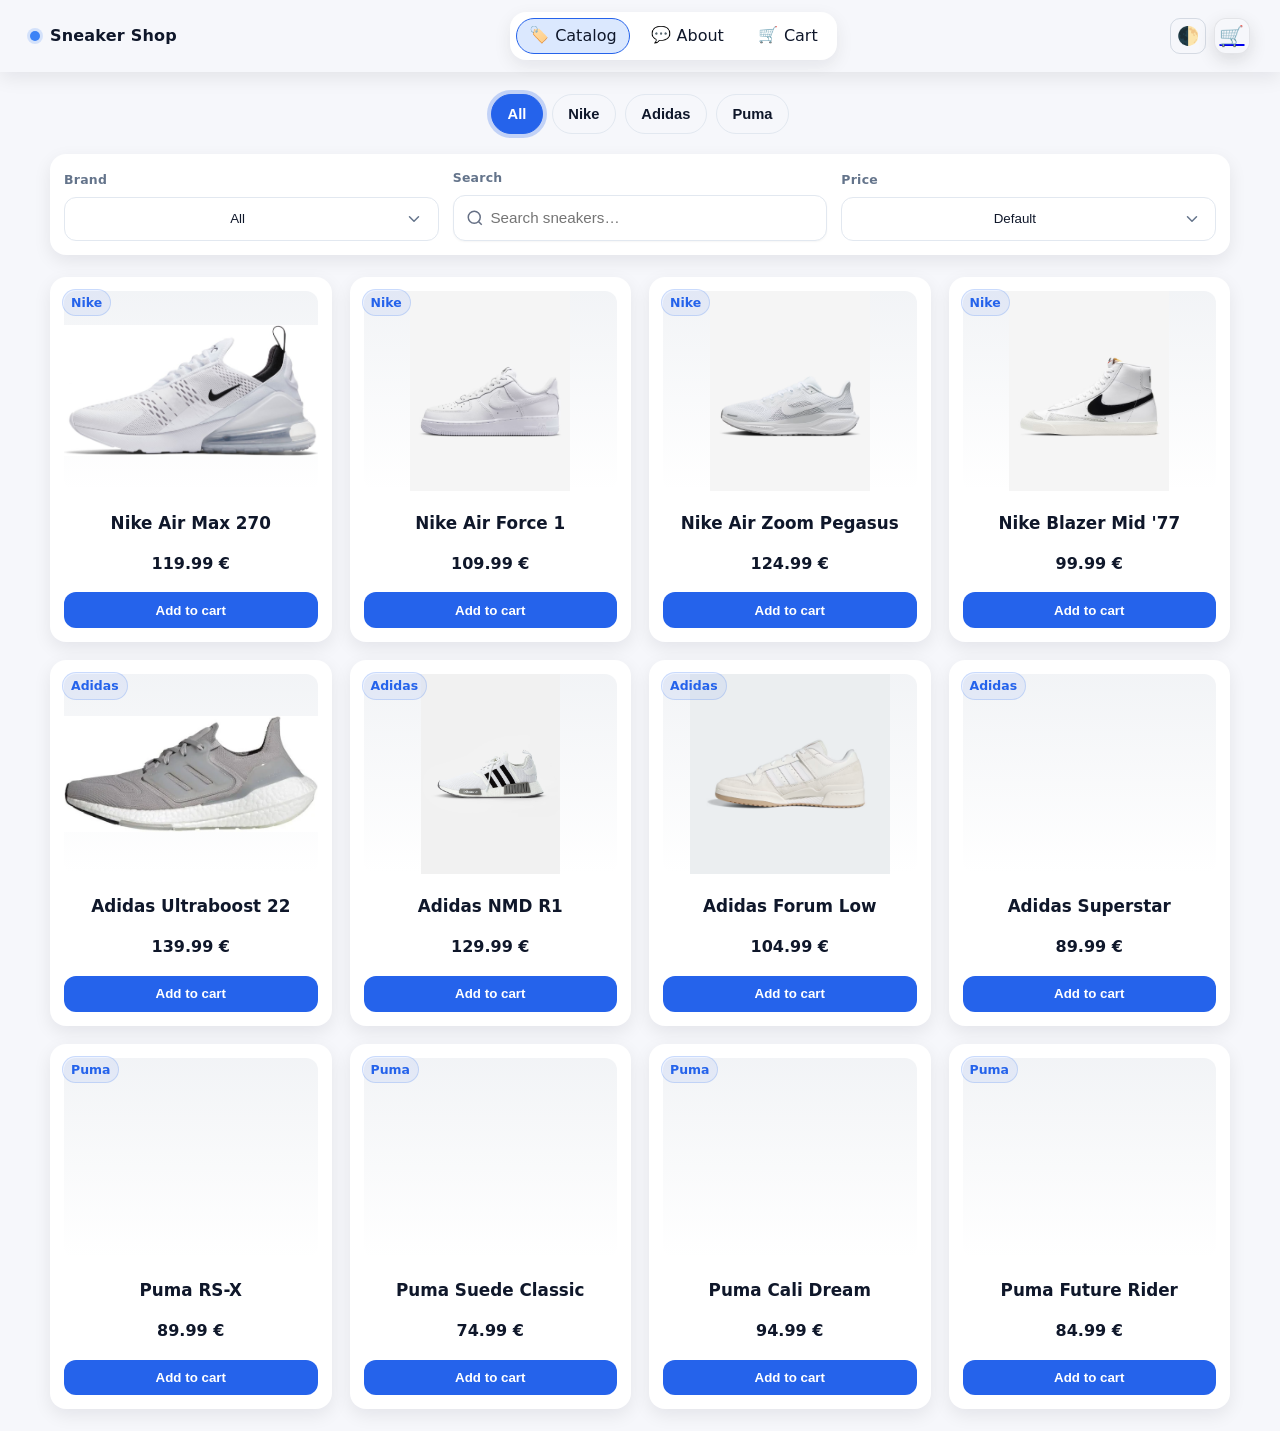
<file: index.html>
<!DOCTYPE html>
<html lang="en">
  <head>
    <meta charset="UTF-8" />
    <meta name="viewport" content="width=device-width, initial-scale=1.0" />
    <meta name="theme-color" content="#f6f7fb" />
    <!-- updated from header.js -->
    <meta name="color-scheme" content="light dark" />
    <title>Catalog — Sneaker Shop</title>

    <!-- Catalog styles -->
    <link rel="stylesheet" href="css/catalog.css" />
    <link rel="stylesheet" href="css/header.css" />

    <!-- Unified header (inserts navigation Catalog / About / Cart) -->
    <script src="js/header.js" defer></script>
    <script src="js/zoom.js" defer></script>
    <script src="js/product-gallery.js" defer></script>
    <!-- Data and logic (defer — to not block rendering) -->
    <script src="data/products1.js" defer></script>
    <!-- Catalog logic -->
    <script src="js/main.js" defer></script>
  </head>
  <body>
    <!-- ===== HEADER (injected from js/header.js) ===== -->
    <header id="site-header"></header>

    <!-- ===== TABS ===== -->
    <section class="tabs" aria-label="Quick brand filter">
      <div class="container">
        <button class="tab-button active" data-brand="all" type="button">
          All
        </button>
        <button class="tab-button" data-brand="Nike" type="button">Nike</button>
        <button class="tab-button" data-brand="Adidas" type="button">
          Adidas
        </button>
        <button class="tab-button" data-brand="Puma" type="button">Puma</button>
      </div>
    </section>

    <!-- ===== FILTER BAR ===== -->
    <section class="filters" aria-label="Catalog filters">
      <div class="container">
        <div class="filter-bar">
          <div class="field">
            <label for="brand-filter">Brand</label>
            <select id="brand-filter" class="select">
              <option value="all">All</option>
              <option value="Nike">Nike</option>
              <option value="Adidas">Adidas</option>
              <option value="Puma">Puma</option>
            </select>
          </div>

          <div class="field">
            <label for="search-input">Search</label>
            <input
              id="search-input"
              class="input search"
              type="text"
              placeholder="Search sneakers…"
              autocomplete="off"
            />
          </div>

          <div class="field">
            <label for="sort-price">Price</label>
            <select id="sort-price" class="select">
              <option value="default">Default</option>
              <option value="asc">Lowest first</option>
              <option value="desc">Highest first</option>
            </select>
          </div>
        </div>
      </div>
    </section>

    <!-- ===== MAIN ===== -->
    <main>
      <div class="container">
        <div
          id="products"
          class="products-grid"
          aria-live="polite"
          aria-busy="false"
        ></div>
      </div>
    </main>

    <!-- ===== TOAST ===== -->
    <div
      id="toast"
      class="toast"
      role="status"
      aria-live="polite"
      aria-atomic="true"
    ></div>

    <!-- ===== NOSCRIPT ===== -->
    <noscript>
      <div class="container" style="margin-top: 16px">
        <div class="empty">JavaScript is required for the catalog to work.</div>
      </div>
    </noscript>
  </body>
</html>
</file>
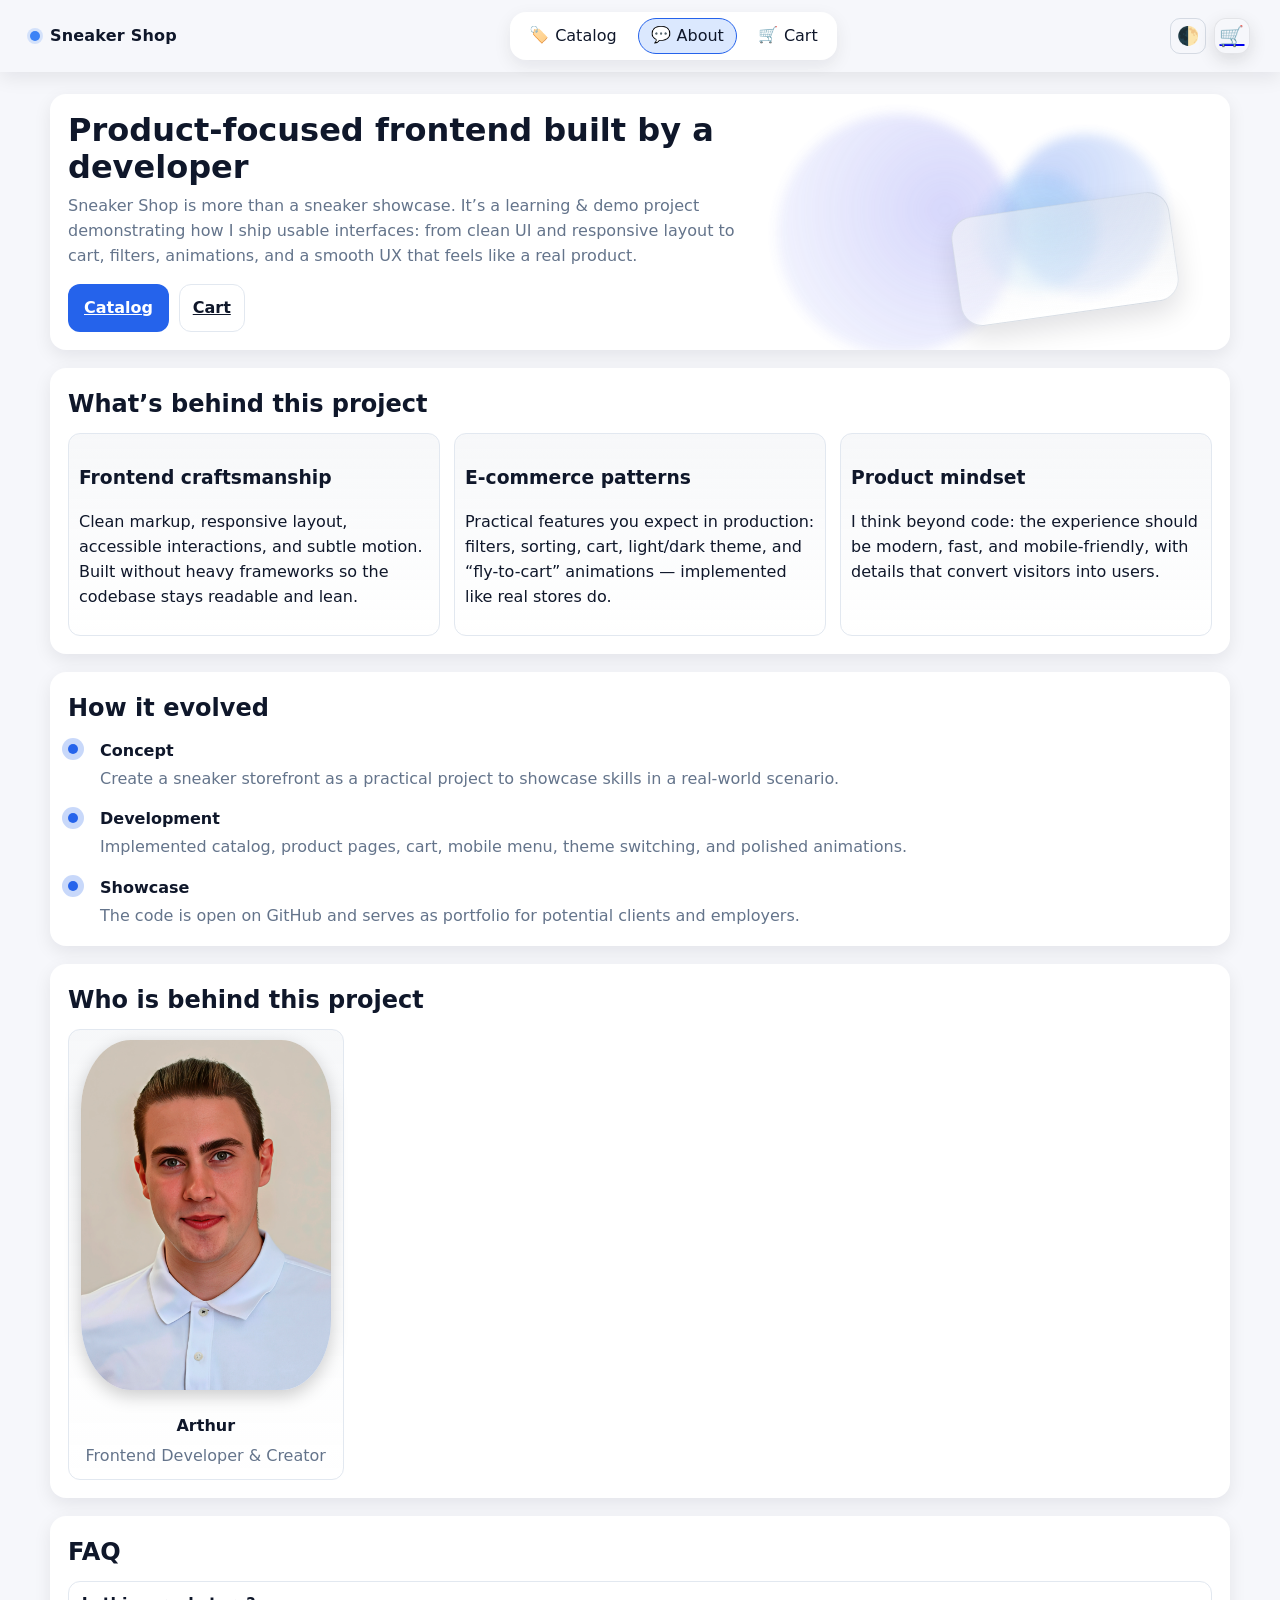
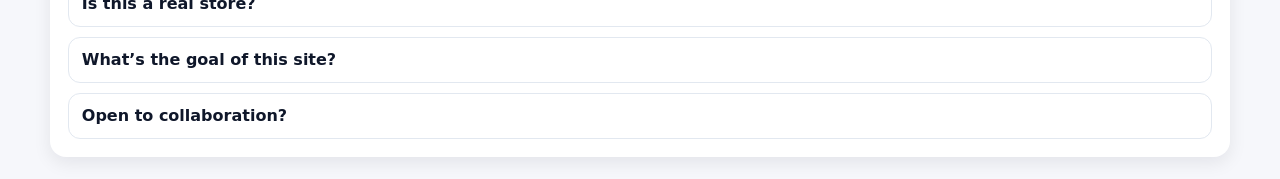
<file: about.html>
<!DOCTYPE html>
<html lang="en">
  <head>
    <meta charset="UTF-8" />
    <meta name="viewport" content="width=device-width, initial-scale=1.0" />
    <meta name="theme-color" content="#f6f7fb" />
    <meta name="color-scheme" content="light dark" />
    <title>About — Sneaker Shop</title>

    <link rel="stylesheet" href="css/about.css" />
    <link rel="stylesheet" href="css/header.css" />

    <!-- Scripts -->
    <script src="js/header.js" defer></script>
    <script src="js/zoom.js" defer></script>
    <script src="js/about.js" defer></script>
  </head>
  <body>
    <header id="site-header"></header>

    <main>
      <div class="container about">
        <!-- HERO -->
        <section class="hero card">
          <div class="hero-text">
            <h1>Product-focused frontend built by a developer</h1>
            <p>
              Sneaker Shop is more than a sneaker showcase. It’s a learning &
              demo project demonstrating how I ship usable interfaces: from
              clean UI and responsive layout to cart, filters, animations, and a
              smooth UX that feels like a real product.
            </p>
            <div class="hero-cta">
              <a href="index.html" class="btn">Catalog</a>
              <a href="cart.html" class="btn btn-ghost btn-slim">Cart</a>
            </div>
          </div>
          <div class="hero-art" aria-hidden="true">
            <div class="bubble b1"></div>
            <div class="bubble b2"></div>
            <div class="bubble b3"></div>
            <div class="shoe"></div>
          </div>
        </section>

        <!-- VALUES -->
        <section class="values card">
          <h2>What’s behind this project</h2>
          <div class="values-grid">
            <article class="value">
              <h3>Frontend craftsmanship</h3>
              <p>
                Clean markup, responsive layout, accessible interactions, and
                subtle motion. Built without heavy frameworks so the codebase
                stays readable and lean.
              </p>
            </article>
            <article class="value">
              <h3>E-commerce patterns</h3>
              <p>
                Practical features you expect in production: filters, sorting,
                cart, light/dark theme, and “fly-to-cart” animations —
                implemented like real stores do.
              </p>
            </article>
            <article class="value">
              <h3>Product mindset</h3>
              <p>
                I think beyond code: the experience should be modern, fast, and
                mobile-friendly, with details that convert visitors into users.
              </p>
            </article>
          </div>
        </section>

        <!-- TIMELINE -->
        <section class="timeline card">
          <h2>How it evolved</h2>
          <ol class="tl">
            <li>
              <div class="dot"></div>
              <div class="content">
                <h4>Concept</h4>
                <p>
                  Create a sneaker storefront as a practical project to showcase
                  skills in a real-world scenario.
                </p>
              </div>
            </li>
            <li>
              <div class="dot"></div>
              <div class="content">
                <h4>Development</h4>
                <p>
                  Implemented catalog, product pages, cart, mobile menu, theme
                  switching, and polished animations.
                </p>
              </div>
            </li>
            <li>
              <div class="dot"></div>
              <div class="content">
                <h4>Showcase</h4>
                <p>
                  The code is open on GitHub and serves as portfolio for
                  potential clients and employers.
                </p>
              </div>
            </li>
          </ol>
        </section>

        <!-- TEAM -->
        <section class="team card">
          <h2>Who is behind this project</h2>
          <div class="team-grid">
            <article class="member">
              <img
                src="img/my foto.png"
                alt="Arthur — Frontend Developer"
                class="avatar"
                data-zoom
              />
              <h4>Arthur</h4>
              <p>Frontend Developer & Creator</p>
            </article>
          </div>
        </section>

        <!-- FAQ -->
        <section class="faq card">
          <h2>FAQ</h2>
          <div class="accordion" id="faq">
            <details>
              <summary>Is this a real store?</summary>
              <div class="acc-body">
                Not yet — it’s a learning/portfolio project. The feature set is
                built so it can be turned into a real service quickly.
              </div>
            </details>
            <details>
              <summary>What’s the goal of this site?</summary>
              <div class="acc-body">
                To demonstrate my web-development skills: from HTML/CSS to
                JavaScript logic, UI state, and UX decisions.
              </div>
            </details>
            <details>
              <summary>Open to collaboration?</summary>
              <div class="acc-body">
                Absolutely. If you need a website, UI, or a web app, this
                project shows how I approach problems and what I can deliver.
              </div>
            </details>
          </div>
        </section>
      </div>
    </main>
  </body>
</html>
</file>
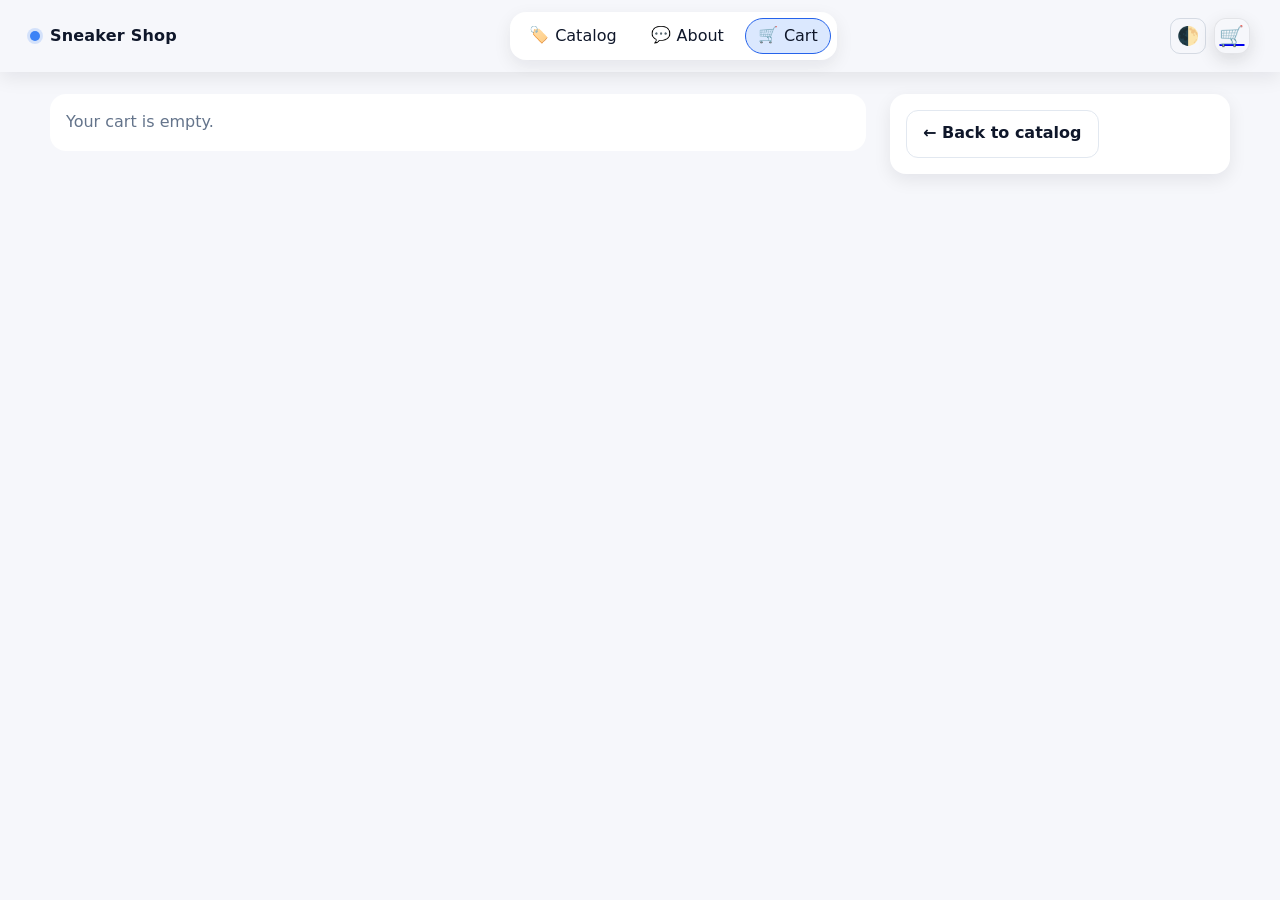
<file: cart.html>
<!DOCTYPE html>
<html lang="en">
  <head>
    <meta charset="UTF-8" />
    <meta name="viewport" content="width=device-width, initial-scale=1.0" />
    <meta name="theme-color" content="#f6f7fb" />
    <meta name="color-scheme" content="light dark" />
    <title>Cart — Sneaker Shop</title>

    <link rel="stylesheet" href="css/cart.css" />
    <link rel="stylesheet" href="css/header.css" />

    <script src="js/header.js" defer></script>
    <script src="js/zoom.js" defer></script>
    <script src="data/products1.js" defer></script>
    <script src="js/cart.js" defer></script>
  </head>
  <body>
    <header id="site-header"></header>

    <main>
      <div class="container">
        <div class="cart-page">
          <section id="cart-items" class="cart-list"></section>
          <aside id="cart-summary" class="cart-summary"></aside>
        </div>
      </div>
    </main>

    <div id="toast" class="toast"></div>
  </body>
</html>
</file>
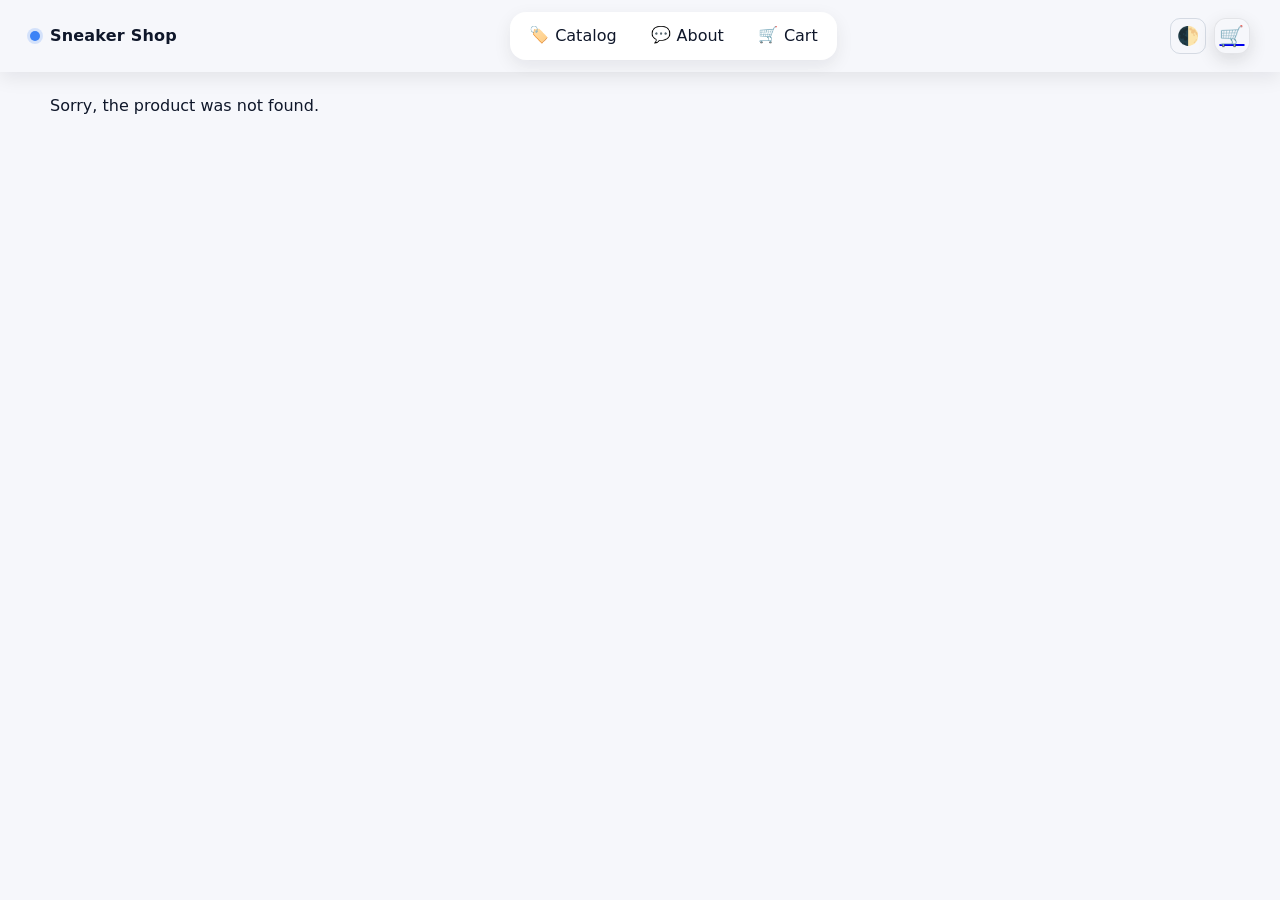
<file: product.html>
<!DOCTYPE html>
<html lang="en">
  <head>
    <meta charset="UTF-8" />
    <meta name="viewport" content="width=device-width, initial-scale=1.0" />
    <title>Product — Sneaker Shop</title>

    <link rel="stylesheet" href="css/product.css" />
    <link rel="stylesheet" href="css/header.css" />

    <script src="js/header.js" defer></script>

    <!-- IMPORTANT: data with products comes first -->
    <script src="data/products1.js" defer></script>

    <!-- Then product page logic (renders everything, including gallery) -->
    <script src="js/product.js" defer></script>

    <!-- Lightweight image viewer (arrows, Esc, swipe, counter) -->
    <script src="js/zoom.js" defer></script>
  </head>
  <body>
    <header id="site-header"></header>

    <main>
      <div class="container">
        <section id="product-detail" class="product-detail">
          <!-- product.js will inject all product markup here -->

          <!-- Gallery container: IMPORTANT! product.js will inject <img> here -->
          <div class="product-gallery"></div>
        </section>
      </div>
    </main>

    <div id="toast" class="toast"></div>
  </body>
</html>
</file>
<file: css/catalog.css>
/* ============ TOKENS + BASE (catalog) ============ */
:root {
  --bg: #f6f7fb;
  --surface: #ffffff;
  --card: #ffffff;
  --text: #0f172a;
  --muted: #64748b;

  --accent: #2563eb;
  --accent-2: #1d4ed8;
  --ring: rgba(37, 99, 235, 0.25);

  --border: #e2e8f0;
  --shadow: 0 6px 18px rgba(2, 8, 23, 0.08);

  --radius: 16px;
  --radius-sm: 12px;
  --container: 1220px;
  --tap: 44px;
}

:root[data-theme="dark"] {
  --bg: #0a0d18;
  --surface: #0f1427;
  --card: #111425;
  --text: #e9edf7;
  --muted: #a9b6cc;

  --accent: #76a3ff;
  --accent-2: #4d86ff;
  --ring: rgba(118, 163, 255, 0.28);

  --border: #1f2642;
  --shadow: 0 10px 28px rgba(0, 0, 0, 0.55);

  color-scheme: dark;
}

/* ===== RESET + BASE ===== */
* {
  box-sizing: border-box;
}
html,
body {
  height: 100%;
}

body {
  margin: 0;
  font: 16px/1.55 Inter, system-ui, -apple-system, Segoe UI, Roboto, Arial,
    sans-serif;
  color: var(--text);
  background: var(--bg);
  -webkit-tap-highlight-color: transparent;
}

.container {
  max-width: var(--container);
  margin: 0 auto;
  padding: 0 20px;
}

/* ============ HEADER / NAVIGATION ============ */
header {
  position: sticky;
  top: 0;
  z-index: 40;
  background: var(--card);
  box-shadow: var(--shadow);
  padding-top: constant(safe-area-inset-top);
  padding-top: env(safe-area-inset-top);
}

.nav {
  display: flex;
  align-items: center;
  justify-content: space-between;
  padding: 16px 0;
  gap: 14px;
}
.brand {
  display: flex;
  align-items: center;
  gap: 10px;
  font-weight: 800;
  letter-spacing: 0.2px;
}
.brand .dot {
  width: 8px;
  height: 8px;
  border-radius: 50%;
  background: var(--accent);
}

.actions {
  display: flex;
  align-items: center;
  gap: 10px;
}
.icon-btn {
  background: transparent;
  border: 1px solid transparent;
  border-radius: 12px;
  padding: 0.55rem 0.8rem;
  cursor: pointer;
}
.icon-btn:hover {
  background: rgba(148, 163, 184, 0.12);
}
.theme-toggle {
  border: 1px solid rgba(148, 163, 184, 0.35);
}
.theme-toggle:hover {
  border-color: rgba(148, 163, 184, 0.6);
}

.topnav {
  display: flex;
  align-items: center;
  gap: 8px;
  background: var(--card);
  box-shadow: var(--shadow);
  border-radius: var(--radius);
  padding: 6px;
}
:root[data-theme="dark"] .topnav {
  border: 1px solid var(--border);
}

.nav-link {
  display: inline-flex;
  align-items: center;
  gap: 0.5rem;
  padding: 0.55rem 0.9rem;
  border-radius: 12px;
  text-decoration: none;
  color: var(--text);
  font-weight: 700;
  border: 1px solid transparent;
}
.nav-link:hover {
  background: rgba(148, 163, 184, 0.12);
}
.nav-link.active {
  background: var(--accent);
  color: #fff;
  border-color: var(--accent);
}
.nav-icon {
  width: 18px;
  height: 18px;
  display: inline-block;
}

.badge {
  display: inline-flex;
  align-items: center;
  justify-content: center;
  min-width: 18px;
  height: 18px;
  padding: 0 4px;
  background: #ef4444;
  color: #fff;
  border-radius: 999px;
  font-size: 0.72rem;
  line-height: 1;
  font-weight: 800;
}

.section-title {
  margin: 14px 0 0;
  font-size: 1.25rem;
  font-weight: 800;
  opacity: 0.9;
}

/* ============ TABS (category switching) ============ */
.tabs {
  margin-top: 12px;
}
.tabs .container {
  display: flex;
  gap: 0.6rem;
  flex-wrap: wrap;
  justify-content: center;
  padding: 10px 0;
}
.tab-button {
  display: inline-flex;
  align-items: center;
  justify-content: center;
  height: 40px;
  padding: 0 0.95rem;
  border-radius: 999px;
  background: transparent;
  color: var(--text);
  border: 1px solid var(--border);
  font-weight: 700;
  font-size: 0.92rem;
  cursor: pointer;
  transition: background 0.2s, color 0.2s, border-color 0.2s, box-shadow 0.2s,
    transform 0.06s;
}
.tab-button:hover {
  background: rgba(148, 163, 184, 0.12);
  border-color: var(--accent);
  color: var(--accent);
}
.tab-button:active {
  transform: translateY(1px);
}
.tab-button.active {
  background: var(--accent);
  color: #fff;
  border-color: var(--accent);
  box-shadow: 0 0 0 4px var(--ring);
}

/* ============ FILTER BAR + INPUTS ============ */
.filters {
  margin-top: 10px;
}
.field label {
  display: block;
  font-size: 0.78rem;
  font-weight: 800;
  letter-spacing: 0.02em;
  color: var(--muted);
  margin: 0 0 0.45rem;
}

.filter-bar {
  display: grid;
  grid-template-columns: repeat(3, minmax(220px, 1fr));
  gap: 14px;
  padding: 14px;
  background: var(--card);
  border-radius: var(--radius);
  box-shadow: var(--shadow);
  align-items: end;
}

/* Inputs and selects */
.input,
.select {
  width: 100%;
  height: 46px;
  border-radius: 12px;
  border: 1px solid var(--border);
  background: var(--surface);
  color: inherit;
  padding: 0.6rem 2.6rem 0.6rem 0.9rem;
  outline: none;
  font-size: 0.95rem;
  transition: border-color 0.15s, box-shadow 0.15s, background 0.15s,
    transform 0.06s;
  box-shadow: 0 1px 2px rgba(2, 8, 23, 0.04);
}
.input:hover,
.select:hover {
  border-color: var(--accent);
}
.input:focus,
.select:focus {
  border-color: var(--accent);
  box-shadow: 0 0 0 4px var(--ring);
}
.input {
  padding-right: 0.9rem;
}

/* Custom arrow for select */
.select {
  appearance: none;
  -webkit-appearance: none;
  -moz-appearance: none;
  background-image: url("data:image/svg+xml;utf8,<svg fill='none' stroke='%23667085' stroke-linecap='round' stroke-linejoin='round' stroke-width='2' viewBox='0 0 24 24'><path d='M6 9l6 6 6-6'/></svg>");
  background-repeat: no-repeat;
  background-position: right 0.8rem center;
  background-size: 16px;
}
:root[data-theme="dark"] .select {
  background-image: url("data:image/svg+xml;utf8,<svg fill='none' stroke='%23a9b6cc' stroke-linecap='round' stroke-linejoin='round' stroke-width='2' viewBox='0 0 24 24'><path d='M6 9l6 6 6-6'/></svg>");
}

/* Option hover styling */
select option {
  background: var(--card);
  color: var(--text);
}
select:focus option:checked {
  background: var(--accent);
  color: #fff;
}

/* Search input with icon */
.input.search {
  background-image: url("data:image/svg+xml;utf8,<svg xmlns='http://www.w3.org/2000/svg' width='18' height='18' fill='none' stroke='%23667085' stroke-width='2' viewBox='0 0 24 24'><circle cx='11' cy='11' r='8'/><line x1='21' y1='21' x2='16.65' y2='16.65'/></svg>");
  background-repeat: no-repeat;
  background-position: 12px center;
  background-size: 18px;
  padding-left: 2.3rem;
}
:root[data-theme="dark"] .input.search {
  background-image: url("data:image/svg+xml;utf8,<svg xmlns='http://www.w3.org/2000/svg' width='18' height='18' fill='none' stroke='%23a9b6cc' stroke-width='2' viewBox='0 0 24 24'><circle cx='11' cy='11' r='8'/><line x1='21' y1='21' x2='16.65' y2='16.65'/></svg>");
}

/* ============ GRID / PRODUCT CARD ============ */
main {
  padding: 22px 0;
}
.products-grid {
  display: grid;
  gap: 18px;
  grid-template-columns: repeat(auto-fit, minmax(260px, 1fr));
}
.card {
  background: var(--card);
  border-radius: var(--radius);
  box-shadow: var(--shadow);
  padding: 14px;
}
:root[data-theme="dark"] .card {
  background: linear-gradient(180deg, rgba(255, 255, 255, 0.02), transparent),
    var(--card);
  border: 1px solid var(--border);
}

.product-card {
  position: relative;
  text-align: center;
  transition: transform 0.16s ease, box-shadow 0.16s ease;
}
.product-card:hover {
  transform: translateY(-4px);
  box-shadow: 0 14px 28px rgba(2, 8, 23, 0.12);
}

.brand-badge {
  position: absolute;
  left: 12px;
  top: 12px;
  background: rgba(37, 99, 235, 0.08);
  color: var(--accent);
  border: 1px solid rgba(37, 99, 235, 0.18);
  padding: 0.2rem 0.5rem;
  border-radius: 999px;
  font-size: 0.78rem;
  font-weight: 700;
}
:root[data-theme="dark"] .brand-badge {
  background: rgba(118, 163, 255, 0.14);
  border-color: rgba(118, 163, 255, 0.22);
}

.product-card a {
  color: inherit;
  text-decoration: none;
}
.product-card img {
  width: 100%;
  height: 200px;
  object-fit: contain;
  border-radius: var(--radius-sm);
  background: linear-gradient(180deg, rgba(148, 163, 184, 0.12), transparent);
}
.product-card h3 {
  margin: 0.7rem 0 0.25rem;
  font-size: 1.05rem;
}
.price {
  font-weight: 800;
}

/* ============ BUTTONS / TOAST ============ */
.btn {
  display: inline-flex;
  align-items: center;
  justify-content: center;
  gap: 0.45rem;
  background: var(--accent);
  color: #fff;
  border: none;
  border-radius: 12px;
  padding: 0.65rem 1rem;
  cursor: pointer;
  font-weight: 700;
  transition: transform 0.05s ease, background 0.15s ease;
  width: 100%;
}
.btn:hover {
  background: var(--accent-2);
}
.btn-ghost {
  background: transparent;
  border: 1px solid var(--border);
  color: var(--text);
}
:root[data-theme="dark"] .btn-ghost {
  background: #0f1427;
}

.toast {
  position: fixed;
  right: 20px;
  bottom: 20px;
  background: var(--card);
  color: var(--text);
  border: 1px solid rgba(148, 163, 184, 0.25);
  padding: 0.75rem 1rem;
  border-radius: 12px;
  box-shadow: var(--shadow);
  opacity: 0;
  transform: translateY(10px);
  transition: 0.25s;
  z-index: 2000;
  right: max(20px, constant(safe-area-inset-right));
  right: max(20px, env(safe-area-inset-right));
  bottom: max(20px, constant(safe-area-inset-bottom));
  bottom: max(20px, env(safe-area-inset-bottom));
}
.toast.show {
  opacity: 1;
  transform: translateY(0);
}
:root[data-theme="dark"] .toast {
  border-color: var(--border);
}

/* ============ MICRO INTERACTIONS ============ */
.btn:active {
  transform: translateY(1px) scale(0.995);
}
.product-card img,
.pd-thumb {
  transition: transform 0.12s ease, box-shadow 0.15s ease;
}

/* ============ RESPONSIVE ============ */
@media (max-width: 860px) {
  .products-grid {
    grid-template-columns: repeat(2, minmax(0, 1fr));
    gap: 14px;
  }
  .filter-bar {
    grid-template-columns: 1fr;
    position: sticky;
    top: 8px;
    z-index: 25;
    backdrop-filter: saturate(120%) blur(6px);
    padding: 10px;
  }
  .select,
  .input {
    height: 44px;
  }
}
@media (max-width: 600px) {
  .card {
    box-shadow: 0 8px 18px rgba(0, 0, 0, 0.08);
  }
  :root[data-theme="dark"] .card {
    box-shadow: 0 10px 22px rgba(0, 0, 0, 0.45);
  }
  .product-card img {
    height: 150px;
  }
}
@media (max-width: 460px) {
  .products-grid {
    grid-template-columns: 1fr;
  }
}

/* ============ CUSTOM SELECT (Selectify) ============ */
.selectify {
  position: relative;
  font: inherit;
  --sf-h: 44px;
  --sf-bg: var(--card);
  --sf-brd: var(--border);
  --sf-tx: var(--text);
  --sf-muted: var(--muted);
  --sf-ring: var(--ring);
  --sf-shadow: var(--shadow);
}
.selectify select {
  position: absolute !important;
  inset: 0;
  opacity: 0;
  pointer-events: none;
  height: var(--sf-h);
}
.sf-control {
  height: var(--sf-h);
  width: 100%;
  display: inline-flex;
  align-items: center;
  justify-content: space-between;
  gap: 0.6rem;
  padding: 0.55rem 0.9rem;
  background: var(--sf-bg);
  border: 1px solid var(--sf-brd);
  border-radius: 12px;
  color: var(--sf-tx);
  cursor: pointer;
  transition: box-shadow 0.15s ease, border-color 0.15s ease,
    background 0.15s ease, transform 0.06s ease;
}
.sf-control:hover {
  background: color-mix(in oklab, var(--sf-bg) 90%, #0000);
}
.sf-control:focus-visible,
.selectify.sf-open .sf-control {
  border-color: var(--accent);
  box-shadow: 0 0 0 4px var(--sf-ring);
}
.sf-value {
  overflow: hidden;
  text-overflow: ellipsis;
  white-space: nowrap;
  flex: 1 1 auto;
}
.sf-caret {
  flex: 0 0 auto;
  width: 18px;
  height: 18px;
  display: inline-block;
  background: center/18px 18px no-repeat
    url("data:image/svg+xml;utf8,<svg xmlns='http://www.w3.org/2000/svg' width='18' height='18' viewBox='0 0 24 24' fill='none' stroke='%2364748b' stroke-width='2' stroke-linecap='round' stroke-linejoin='round'><polyline points='6 9 12 15 18 9'/></svg>");
  transition: transform 0.15s ease;
}
.selectify.sf-open .sf-caret {
  transform: rotate(180deg);
}

/* dropdown menu */
.sf-menu {
  position: absolute;
  left: 0;
  right: 0;
  top: calc(100% + 6px);
  background: var(--sf-bg);
  border: 1px solid var(--sf-brd);
  box-shadow: var(--sf-shadow);
  border-radius: 12px;
  padding: 6px;
  max-height: 260px;
  overflow: auto;
  list-style: none;
  margin: 0;
  z-index: 50;
  opacity: 0;
  transform: translateY(-6px);
  pointer-events: none;
  transition: opacity 0.15s ease, transform 0.15s ease;
}
.selectify.sf-open .sf-menu {
  opacity: 1;
  transform: translateY(0);
  pointer-events: auto;
}

/* menu item */
.sf-option {
  display: flex;
  align-items: center;
  gap: 0.6rem;
  padding: 0.55rem 0.6rem;
  border-radius: 10px;
  cursor: pointer;
  color: var(--sf-tx);
}
.sf-option:hover {
  background: color-mix(in oklab, var(--accent) 10%, transparent);
}
.sf-option[aria-selected="true"] {
  background: var(--accent);
  color: #fff;
}
.sf-option[aria-disabled="true"] {
  opacity: 0.6;
  cursor: not-allowed;
}

:root[data-theme="dark"] .sf-caret {
  background-image: url("data:image/svg+xml;utf8,<svg xmlns='http://www.w3.org/2000/svg' width='18' height='18' viewBox='0 0 24 24' fill='none' stroke='%2394a3b8' stroke-width='2' stroke-linecap='round' stroke-linejoin='round'><polyline points='6 9 12 15 18 9'/></svg>");
}

/* scrollbar */
.sf-menu::-webkit-scrollbar {
  width: 10px;
}
.sf-menu::-webkit-scrollbar-track {
  background: transparent;
}
.sf-menu::-webkit-scrollbar-thumb {
  background: rgba(148, 163, 184, 0.45);
  border-radius: 999px;
  border: 2px solid transparent;
  background-clip: padding-box;
}
.sf-menu::-webkit-scrollbar-thumb:hover {
  background: rgba(148, 163, 184, 0.62);
}

/* mobile compact */
@media (max-width: 600px) {
  .sf-menu {
    max-height: 220px;
  }
}

/* === Fly-to-cart animation === */
.fly-img {
  position: fixed;
  width: 110px;
  height: 110px;
  object-fit: contain;
  z-index: 9999;
  pointer-events: none;
  will-change: transform, opacity, filter;
  transition: transform 0.7s cubic-bezier(0.22, 0.61, 0.36, 1),
    opacity 0.7s linear, filter 0.7s ease;
  filter: drop-shadow(0 10px 16px rgba(0, 0, 0, 0.18));
  border-radius: 14px;
  background: #fff;
}
@keyframes cartPulse {
  0% {
    transform: scale(1);
    box-shadow: 0 0 0 0 rgba(37, 99, 235, 0);
  }
  40% {
    transform: scale(1.15);
    box-shadow: 0 0 0 6px var(--ring);
  }
  100% {
    transform: scale(1);
    box-shadow: 0 0 0 0 rgba(37, 99, 235, 0);
  }
}
.badge.pulse {
  animation: cartPulse 0.7s ease-out;
}
</file>
<file: css/header.css>
/* ==== FIXED HEADER (desktop by default) ==== */
.site-header {
  position: fixed;
  inset: 0 auto auto 0;
  top: 0;
  width: 100%;
  z-index: 9999;
  background: rgba(var(--bg-rgb, 246, 247, 251), 0.86);
  -webkit-backdrop-filter: saturate(1.2) blur(8px);
  backdrop-filter: saturate(1.2) blur(8px);
  transition: box-shadow 0.2s ease, background-color 0.2s ease,
    transform 0.2s ease, padding 0.2s ease;
}
.site-header.header--scrolled {
  box-shadow: 0 6px 22px rgba(0, 0, 0, 0.08);
}
.site-header .container.nav {
  padding-block: 12px;
}
.site-header.header--compact .container.nav {
  padding-block: 8px;
}
html[data-theme="dark"] .site-header {
  background: rgba(14, 15, 18, 0.72);
}

/* compensate for fixed header */
body {
  padding-top: var(--header-h, 64px);
}
@supports (padding-top: env(safe-area-inset-top)) {
  body {
    padding-top: calc(var(--header-h, 64px) + env(safe-area-inset-top));
  }
}

/* Layout */
.site-header .container.nav {
  display: flex;
  align-items: center;
  justify-content: space-between;
  gap: 16px;
}
.site-header .brand {
  display: flex;
  align-items: center;
  gap: 10px;
  font-weight: 700;
}
.site-header .brand .dot {
  width: 10px;
  height: 10px;
  border-radius: 999px;
  background: #3b82f6;
  box-shadow: 0 0 0 3px rgba(59, 130, 246, 0.18);
}

/* navigation links */
.site-header .topnav {
  display: flex;
  align-items: center;
  gap: 8px;
  flex-wrap: wrap;
  margin-inline: auto;
}
.site-header .topnav .nav-link {
  display: inline-flex;
  align-items: center;
  gap: 8px;
  padding: 8px 12px;
  border-radius: 999px;
  text-decoration: none;
  line-height: 1;
  font-weight: 500;
  color: inherit;
  transition: background-color 0.15s ease, color 0.15s ease,
    transform 0.12s ease;
}
.site-header .topnav .nav-link:hover {
  background: rgba(0, 0, 0, 0.06);
}
html[data-theme="dark"] .site-header .topnav .nav-link:hover {
  background: rgba(255, 255, 255, 0.08);
}
.site-header .topnav .nav-link.active {
  background: rgba(59, 130, 246, 0.18);
}
html[data-theme="dark"] .site-header .topnav .nav-link.active {
  background: rgba(59, 130, 246, 0.28);
}
.site-header .topnav .nav-icon {
  font-size: 16px;
  line-height: 1;
}
.site-header .topnav .nav-text {
  white-space: nowrap;
}

/* actions (right side buttons) */
.site-header .actions {
  display: flex;
  align-items: center;
  gap: 8px;
}
.site-header .actions .icon-btn {
  height: 36px;
  width: 36px;
  border-radius: 10px;
  display: flex;
  align-items: center;
  justify-content: center;
  padding: 0;
  font-size: 18px;
  line-height: 1;
  cursor: pointer;
  transition: background-color 0.15s ease, transform 0.12s ease;
}
.site-header .actions .icon-btn:hover {
  background: rgba(0, 0, 0, 0.06);
}
html[data-theme="dark"] .site-header .actions .icon-btn:hover {
  background: rgba(255, 255, 255, 0.08);
}

/* cart badge */
#cart-link {
  position: relative;
}
#cart-badge {
  position: absolute;
  right: -6px;
  top: -6px;
  min-width: 18px;
  height: 18px;
  border-radius: 999px;
  background: #ef4444;
  color: #fff;
  font-size: 12px;
  font-weight: 700;
  display: flex;
  align-items: center;
  justify-content: center;
  padding: 0 5px;
  box-shadow: 0 2px 10px rgba(239, 68, 68, 0.35);
}

/* ===== MOBILE VERSION ===== */
.menu-toggle {
  display: none; /* hidden on desktop */
  border: 0;
  background: transparent;
  font-size: 22px;
  line-height: 1;
  width: 36px;
  height: 36px;
  border-radius: 10px;
  display: inline-flex;
  align-items: center;
  justify-content: center;
  margin-right: 6px;
  transition: background-color 0.15s ease;
}
.menu-toggle:hover {
  background: rgba(0, 0, 0, 0.06);
}
html[data-theme="dark"] .menu-toggle:hover {
  background: rgba(255, 255, 255, 0.08);
}

@media (max-width: 768px) {
  /* show burger menu */
  .menu-toggle {
    display: inline-flex;
  }

  /* mobile dropdown nav */
  .site-header .topnav {
    position: fixed;
    left: 0;
    right: 0;
    top: calc(var(--header-h, 64px));
    margin: 0;
    padding: 10px 12px;
    backdrop-filter: saturate(1.2) blur(10px);
    -webkit-backdrop-filter: saturate(1.2) blur(10px);
    background: rgba(var(--bg-rgb, 246, 247, 251), 0.92);
    border-bottom: 1px solid rgba(0, 0, 0, 0.06);
    display: grid;
    gap: 8px;
    transform: translateY(-12px);
    opacity: 0;
    pointer-events: none;
    transition: opacity 0.18s ease, transform 0.18s ease;
  }
  html[data-theme="dark"] .site-header .topnav {
    background: rgba(14, 15, 18, 0.92);
    border-bottom-color: rgba(255, 255, 255, 0.06);
  }

  /* when menu is open */
  .site-header.menu-open .topnav {
    transform: translateY(0);
    opacity: 1;
    pointer-events: auto;
  }

  /* larger links for tapping */
  .site-header .topnav .nav-link {
    padding: 12px 14px;
    border-radius: 12px;
  }

  .site-header .container.nav {
    gap: 10px;
  }
}

/* very small screens tweaks */
@media (max-width: 360px) {
  .site-header .brand span:last-child {
    font-size: 14px;
  }
  .site-header .topnav .nav-text {
    font-size: 14px;
  }
}

/* hide burger on large screens */
.menu-toggle {
  display: none;
}
@media (max-width: 768px) {
  .menu-toggle {
    display: block;
    background: none;
    border: none;
    font-size: 24px;
    cursor: pointer;
  }
}

/* ===== MOBILE CART FAB ===== */
.cart-fab {
  position: fixed;
  right: calc(14px + env(safe-area-inset-right, 0px));
  bottom: calc(14px + env(safe-area-inset-bottom, 0px));
  width: 56px;
  height: 56px;
  border-radius: 50%;
  display: none;
  align-items: center;
  justify-content: center;
  text-decoration: none;
  background: var(--card, #fff);
  color: var(--text, #111);
  box-shadow: 0 8px 24px rgba(0, 0, 0, 0.18);
  z-index: 12001;
  transition: transform 0.2s ease, background-color 0.2s ease,
    box-shadow 0.2s ease;
  -webkit-tap-highlight-color: transparent;
  will-change: transform;
}
html[data-theme="dark"] .cart-fab {
  background: rgba(20, 22, 26, 0.96);
  color: #fff;
  box-shadow: 0 10px 28px rgba(0, 0, 0, 0.5);
}
.cart-fab:active {
  transform: scale(0.96);
}
.cart-fab .nav-icon {
  font-size: 22px;
  line-height: 1;
}
.cart-fab .badge {
  position: absolute;
  top: -2px;
  right: -2px;
  min-width: 18px;
  height: 18px;
  padding: 0 6px;
  border-radius: 9999px;
  background: #e53935;
  color: #fff;
  font-size: 12px;
  font-weight: 700;
  display: flex;
  align-items: center;
  justify-content: center;
  box-shadow: 0 2px 10px rgba(229, 57, 53, 0.35);
}
@media (max-width: 768px) {
  .cart-fab {
    display: flex;
  }
}
@media (max-width: 360px) {
  .cart-fab {
    width: 48px;
    height: 48px;
  }
  .cart-fab .nav-icon {
    font-size: 20px;
  }
}

/* Cart in actions — styled capsule button */
#cart-link.icon-btn {
  font-size: 20px;
  background: rgba(var(--bg-rgb, 246, 247, 251), 0.06);
  border: 1px solid rgba(0, 0, 0, 0.08);
  border-radius: 12px;
  box-shadow: inset 0 1px 0 rgba(255, 255, 255, 0.14),
    0 6px 18px rgba(0, 0, 0, 0.12);
  transition: transform 0.12s ease, background-color 0.15s ease,
    box-shadow 0.2s ease, border-color 0.2s ease;
}
html[data-theme="dark"] #cart-link.icon-btn {
  background: rgba(255, 255, 255, 0.06);
  border-color: rgba(255, 255, 255, 0.08);
  box-shadow: inset 0 1px 0 rgba(255, 255, 255, 0.06),
    0 8px 20px rgba(0, 0, 0, 0.45);
}
#cart-link.icon-btn:hover {
  background: rgba(var(--bg-rgb, 246, 247, 251), 0.12);
  transform: translateY(-1px);
}
html[data-theme="dark"] #cart-link.icon-btn:hover {
  background: rgba(255, 255, 255, 0.1);
}
#cart-link.icon-btn:active {
  transform: translateY(0);
}
</file>
<file: css/about.css>
/* ===== TOKENS (light/dark) ===== */
:root {
  --bg: #f6f7fb;
  --card: #fff;
  --text: #0f172a;
  --muted: #64748b;
  --accent: #2563eb;
  --accent-2: #1d4ed8;
  --ring: rgba(37, 99, 235, 0.25);
  --border: #e2e8f0;
  --shadow: 0 6px 18px rgba(2, 8, 23, 0.08);
  --radius: 16px;
  --radius-sm: 12px;
  --container: 1220px;
}
:root[data-theme="dark"] {
  --bg: #0a0d18;
  --card: #111425;
  --text: #e9edf7;
  --muted: #a9b6cc;
  --accent: #76a3ff;
  --accent-2: #4d86ff;
  --ring: rgba(118, 163, 255, 0.28);
  --border: #1f2642;
  --shadow: 0 10px 28px rgba(0, 0, 0, 0.55);
  color-scheme: dark;
}

/* Base reset & layout helpers */
* {
  box-sizing: border-box;
}
html,
body {
  height: 100%;
}
body {
  margin: 0;
  font: 16px/1.55 Inter, system-ui, -apple-system, Segoe UI, Roboto, Arial,
    sans-serif;
  color: var(--text);
  background: var(--bg);
  -webkit-tap-highlight-color: transparent;
}
.container {
  max-width: var(--container);
  margin: 0 auto;
  padding: 0 20px;
}

/* ===== HEADER / NAV ===== */
header {
  position: sticky;
  top: 0;
  z-index: 40;
  background: var(--card);
  box-shadow: var(--shadow);
}
.nav {
  display: flex;
  align-items: center;
  justify-content: space-between;
  padding: 16px 0;
  gap: 14px;
}
.brand {
  display: flex;
  align-items: center;
  gap: 10px;
  font-weight: 800;
  letter-spacing: 0.2px;
}
.brand .dot {
  width: 8px;
  height: 8px;
  border-radius: 50%;
  background: var(--accent);
}
.actions {
  display: flex;
  align-items: center;
  gap: 10px;
}
.icon-btn {
  background: transparent;
  border: 1px solid transparent;
  border-radius: 12px;
  padding: 0.55rem 0.8rem;
  cursor: pointer;
}
.icon-btn:hover {
  background: rgba(148, 163, 184, 0.12);
}
.theme-toggle {
  border: 1px solid rgba(148, 163, 184, 0.35);
}
.theme-toggle:hover {
  border-color: rgba(148, 163, 184, 0.6);
}
.topnav {
  display: flex;
  align-items: center;
  gap: 8px;
  background: var(--card);
  box-shadow: var(--shadow);
  border-radius: var(--radius);
  padding: 6px;
}
:root[data-theme="dark"] .topnav {
  border: 1px solid var(--border);
}
.nav-link {
  display: inline-flex;
  align-items: center;
  gap: 0.5rem;
  padding: 0.55rem 0.9rem;
  border-radius: 12px;
  text-decoration: none;
  color: var(--text);
  font-weight: 700;
  border: 1px solid transparent;
}
.nav-link:hover {
  background: rgba(148, 163, 184, 0.12);
}
.nav-link.active {
  background: var(--accent);
  color: #fff;
  border-color: var(--accent);
}
.nav-icon {
  width: 18px;
  height: 18px;
  display: inline-block;
}
.badge {
  display: inline-flex;
  align-items: center;
  justify-content: center;
  min-width: 18px;
  height: 18px;
  padding: 0 4px;
  background: #ef4444;
  color: #fff;
  border-radius: 999px;
  font-size: 0.72rem;
  line-height: 1;
  font-weight: 800;
}
.section-title {
  margin: 14px 0 0;
  font-size: 1.25rem;
  font-weight: 800;
  opacity: 0.9;
}

/* ===== LAYOUT ===== */
main {
  padding: 22px 0;
}
.card {
  background: var(--card);
  border-radius: var(--radius);
  box-shadow: var(--shadow);
  padding: 18px;
}
:root[data-theme="dark"] .card {
  background: linear-gradient(180deg, rgba(255, 255, 255, 0.02), transparent),
    var(--card);
  border: 1px solid var(--border);
}

.about {
  display: grid;
  gap: 18px;
}

/* ===== HERO ===== */
.hero {
  display: grid;
  grid-template-columns: 1.2fr 0.8fr;
  align-items: center;
  overflow: hidden;
}
.hero-text h1 {
  margin: 0 0 0.5rem;
  font-size: 2rem;
  line-height: 1.15;
}
.hero-text p {
  margin: 0.25rem 0 1rem;
  color: var(--muted);
}
.hero-cta {
  display: flex;
  gap: 10px;
  flex-wrap: wrap;
}
.btn {
  display: inline-flex;
  align-items: center;
  justify-content: center;
  gap: 0.45rem;
  background: var(--accent);
  color: #fff;
  border: none;
  border-radius: 12px;
  padding: 0.7rem 1rem;
  cursor: pointer;
  font-weight: 800;
}
.btn:hover {
  background: var(--accent-2);
}
.btn-ghost {
  background: transparent;
  border: 1px solid var(--border);
  color: var(--text);
}
.btn-slim {
  padding: 0.5rem 0.8rem;
}
.hero-art {
  position: relative;
  min-height: 220px;
}
.bubble {
  position: absolute;
  border-radius: 999px;
  filter: blur(6px);
  opacity: 0.75;
}
.b1 {
  width: 160px;
  height: 160px;
  right: 10%;
  top: 10%;
  background: radial-gradient(
    circle at 30% 30%,
    rgba(37, 99, 235, 0.35),
    rgba(37, 99, 235, 0.05)
  );
}
.b2 {
  width: 240px;
  height: 240px;
  left: 5%;
  bottom: -10%;
  background: radial-gradient(
    circle at 70% 40%,
    rgba(99, 102, 241, 0.35),
    rgba(37, 99, 235, 0.04)
  );
}
.b3 {
  width: 120px;
  height: 120px;
  right: 25%;
  bottom: 18%;
  background: radial-gradient(
    circle at 50% 50%,
    rgba(56, 189, 248, 0.3),
    rgba(37, 99, 235, 0.06)
  );
}
.shoe {
  position: absolute;
  right: 8%;
  bottom: 8%;
  width: 220px;
  height: 110px;
  border-radius: 22px;
  background: linear-gradient(
        135deg,
        rgba(255, 255, 255, 0.6),
        rgba(255, 255, 255, 0)
      )
      border-box,
    linear-gradient(180deg, rgba(148, 163, 184, 0.2), transparent);
  border: 1px solid rgba(148, 163, 184, 0.25);
  box-shadow: 0 12px 28px rgba(2, 8, 23, 0.12);
  transform: rotate(-8deg);
}

/* ===== STATS ===== */
.stats {
  display: grid;
  grid-template-columns: repeat(4, 1fr);
  gap: 14px;
}
.stat {
  display: flex;
  flex-direction: column;
  align-items: center;
  text-align: center;
}
.stat-num {
  font-size: 1.8rem;
  font-weight: 900;
}
.stat-label {
  color: var(--muted);
}

/* ===== VALUES ===== */
.values h2,
.timeline h2,
.team h2,
.faq h2,
.contact h2 {
  margin: 0 0 0.6rem;
}
.values-grid {
  display: grid;
  grid-template-columns: repeat(3, 1fr);
  gap: 14px;
}
.value {
  padding: 10px;
  border-radius: 12px;
  border: 1px solid var(--border);
  background: linear-gradient(180deg, rgba(148, 163, 184, 0.08), transparent);
}
:root[data-theme="dark"] .value {
  background: linear-gradient(180deg, rgba(255, 255, 255, 0.02), transparent);
}

/* ===== TIMELINE ===== */
.tl {
  list-style: none;
  margin: 0;
  padding: 0;
  display: grid;
  gap: 14px;
  position: relative;
}
.tl li {
  display: grid;
  grid-template-columns: 22px 1fr;
  gap: 10px;
  align-items: flex-start;
}
.tl .dot {
  width: 10px;
  height: 10px;
  border-radius: 999px;
  background: var(--accent);
  margin-top: 7px;
  box-shadow: 0 0 0 6px var(--ring);
}
.tl .content h4 {
  margin: 0.1rem 0 0.2rem;
}
.tl .content p {
  margin: 0;
  color: var(--muted);
}

/* ===== TEAM ===== */
.team-grid {
  display: grid;
  grid-template-columns: repeat(4, 1fr);
  gap: 14px;
}
.member {
  display: flex;
  flex-direction: column;
  align-items: center;
  text-align: center;
  gap: 0.35rem;
  padding: 10px;
  border-radius: 12px;
  border: 1px solid var(--border);
  background: linear-gradient(180deg, rgba(148, 163, 184, 0.08), transparent);
}
.team .avatar {
  width: 250px;
  height: 350px;
  border-radius: 20%;
  object-fit: cover;
  display: block;
  margin: 0 auto 12px;
  box-shadow: 0 6px 18px rgba(0, 0, 0, 0.2);
}

.member h4 {
  margin: 0.4rem 0 0;
}
.member p {
  margin: 0;
  color: var(--muted);
}

/* ===== FAQ ===== */
.accordion details {
  border: 1px solid var(--border);
  border-radius: 12px;
  padding: 0.6rem 0.8rem;
  background: var(--card);
}
.accordion details + details {
  margin-top: 10px;
}
.accordion summary {
  cursor: pointer;
  font-weight: 800;
  list-style: none;
}
.accordion summary::-webkit-details-marker {
  display: none;
}
.acc-body {
  color: var(--muted);
  margin-top: 0.45rem;
}

/* ===== CONTACT ===== */
.contact {
  display: grid;
  grid-template-columns: 1.1fr 0.9fr;
  align-items: center;
  overflow: hidden;
}
.contact-text p {
  color: var(--muted);
  margin: 0.25rem 0 0.9rem;
}
.cta-row {
  display: flex;
  gap: 10px;
  flex-wrap: wrap;
}
.contact-art {
  position: relative;
  min-height: 180px;
}
.stamp {
  position: absolute;
  right: 10%;
  bottom: 18%;
  width: 120px;
  height: 120px;
  border-radius: 26px;
  display: flex;
  align-items: center;
  justify-content: center;
  font-weight: 900;
  font-size: 2rem;
  letter-spacing: 0.08em;
  background: linear-gradient(180deg, rgba(148, 163, 184, 0.14), transparent);
  border: 1px dashed rgba(148, 163, 184, 0.45);
}

/* ===== TOAST (shared style) ===== */
.toast {
  position: fixed;
  right: 20px;
  bottom: 20px;
  background: var(--card);
  color: var(--text);
  border: 1px solid rgba(148, 163, 184, 0.25);
  padding: 0.75rem 1rem;
  border-radius: 12px;
  box-shadow: var(--shadow);
  opacity: 0;
  transform: translateY(10px);
  transition: 0.25s;
  z-index: 2000;
}
.toast.show {
  opacity: 1;
  transform: translateY(0);
}
:root[data-theme="dark"] .toast {
  border-color: var(--border);
}

/* ===== RESPONSIVE ===== */
@media (max-width: 1024px) {
  .hero,
  .contact {
    grid-template-columns: 1fr;
  }
}
@media (max-width: 860px) {
  .stats {
    grid-template-columns: repeat(2, 1fr);
  }
  .values-grid {
    grid-template-columns: 1fr 1fr;
  }
  .team-grid {
    grid-template-columns: 1fr 1fr;
  }
}
@media (max-width: 520px) {
  .values-grid,
  .team-grid {
    grid-template-columns: 1fr;
  }
  .hero-text h1 {
    font-size: 1.6rem;
  }
}
</file>
<file: css/cart.css>
/* ============ TOKENS + BASE (cart) ============ */
:root {
  --bg: #f6f7fb;
  --card: #fff;
  --text: #0f172a;
  --muted: #64748b;
  --accent: #2563eb;
  --accent-2: #1d4ed8;
  --ring: rgba(37, 99, 235, 0.25);
  --border: #e2e8f0;
  --shadow: 0 6px 18px rgba(2, 8, 23, 0.08);
  --radius: 16px;
  --radius-sm: 12px;
  --container: 1220px;
  --tap: 44px;
}
:root[data-theme="dark"] {
  --bg: #0a0d18;
  --card: #111425;
  --text: #e9edf7;
  --muted: #a9b6cc;
  --accent: #76a3ff;
  --accent-2: #4d86ff;
  --ring: rgba(118, 163, 255, 0.28);
  --border: #1f2642;
  --shadow: 0 10px 28px rgba(0, 0, 0, 0.55);
  color-scheme: dark;
}

/* Base reset */
* {
  box-sizing: border-box;
}
html,
body {
  height: 100%;
}
body {
  margin: 0;
  font: 16px/1.55 Inter, system-ui, -apple-system, Segoe UI, Roboto, Arial,
    sans-serif;
  color: var(--text);
  background: var(--bg);
}
.container {
  max-width: var(--container);
  margin: 0 auto;
  padding: 0 20px;
}

/* ===== HEADER / NAVIGATION ===== */
header {
  position: sticky;
  top: 0;
  z-index: 40;
  background: var(--card);
  box-shadow: var(--shadow);
}
.nav {
  display: flex;
  align-items: center;
  justify-content: space-between;
  padding: 16px 0;
  gap: 14px;
}
.brand {
  display: flex;
  align-items: center;
  gap: 10px;
  font-weight: 800;
  letter-spacing: 0.2px;
}
.brand .dot {
  width: 8px;
  height: 8px;
  border-radius: 50%;
  background: var(--accent);
}
.actions {
  display: flex;
  align-items: center;
  gap: 10px;
}
.icon-btn {
  background: transparent;
  border: 1px solid transparent;
  border-radius: 12px;
  padding: 0.55rem 0.8rem;
  cursor: pointer;
}
.icon-btn:hover {
  background: rgba(148, 163, 184, 0.12);
}
.theme-toggle {
  border: 1px solid rgba(148, 163, 184, 0.35);
}
.theme-toggle:hover {
  border-color: rgba(148, 163, 184, 0.6);
}
.topnav {
  display: flex;
  align-items: center;
  gap: 8px;
  background: var(--card);
  box-shadow: var(--shadow);
  border-radius: var(--radius);
  padding: 6px;
}
:root[data-theme="dark"] .topnav {
  border: 1px solid var(--border);
}
.nav-link {
  display: inline-flex;
  align-items: center;
  gap: 0.5rem;
  padding: 0.55rem 0.9rem;
  border-radius: 12px;
  text-decoration: none;
  color: var(--text);
  font-weight: 700;
  border: 1px solid transparent;
}
.nav-link:hover {
  background: rgba(148, 163, 184, 0.12);
}
.nav-link.active {
  background: var(--accent);
  color: #fff;
  border-color: var(--accent);
}
.nav-icon {
  width: 18px;
  height: 18px;
  display: inline-block;
}
.badge {
  display: inline-flex;
  align-items: center;
  justify-content: center;
  min-width: 18px;
  height: 18px;
  padding: 0 4px;
  background: #ef4444;
  color: #fff;
  border-radius: 999px;
  font-size: 0.72rem;
  line-height: 1;
  font-weight: 800;
}
.section-title {
  margin: 14px 0 0;
  font-size: 1.25rem;
  font-weight: 800;
  opacity: 0.9;
}

/* ===== CART PAGE LAYOUT ===== */
main {
  padding: 22px 0;
}
.cart-page {
  display: grid;
  grid-template-columns: 1fr 340px;
  gap: 24px;
  align-items: start;
}
.card {
  background: var(--card);
  border-radius: var(--radius);
  box-shadow: var(--shadow);
  padding: 14px;
}
:root[data-theme="dark"] .card {
  background: linear-gradient(180deg, rgba(255, 255, 255, 0.02), transparent),
    var(--card);
  border: 1px solid var(--border);
}
.cart-list {
  display: flex;
  flex-direction: column;
  gap: 14px;
}
.cart-item {
  display: grid;
  grid-template-columns: 120px 1fr 170px 110px 40px;
  gap: 16px;
  align-items: center;
  background: var(--card);
  padding: 14px;
  border-radius: var(--radius);
  box-shadow: var(--shadow);
}
.cart-item img {
  width: 110px;
  height: 110px;
  object-fit: contain;
  border-radius: 12px;
  background: linear-gradient(180deg, rgba(148, 163, 184, 0.12), transparent);
}
.ci-title h3 {
  margin: 0 0 0.3rem;
  font-size: 1rem;
}
.ci-title p {
  margin: 0;
}
.ci-qty {
  display: flex;
  align-items: center;
  gap: 0.6rem;
  justify-content: center;
}
.ci-line {
  text-align: right;
  font-weight: 800;
}

/* ===== CART SUMMARY ===== */
.cart-summary {
  position: sticky;
  top: 16px;
  background: var(--card);
  border-radius: var(--radius);
  box-shadow: var(--shadow);
  padding: 16px;
}
.total-row {
  display: flex;
  justify-content: space-between;
  font-weight: 800;
  margin-bottom: 12px;
}
.actions {
  display: flex;
  gap: 0.6rem;
  flex-wrap: wrap;
}
.btn {
  display: inline-flex;
  align-items: center;
  justify-content: center;
  gap: 0.45rem;
  background: var(--accent);
  color: #fff;
  border: none;
  border-radius: 12px;
  padding: 0.65rem 1rem;
  cursor: pointer;
  font-weight: 700;
  transition: transform 0.05s, background 0.15s;
}
.btn:hover {
  background: var(--accent-2);
}
.btn-danger {
  background: #ef4444;
}
.btn-danger:hover {
  background: #dc2626;
}
.btn-ghost {
  background: transparent;
  border: 1px solid var(--border);
  color: var(--text);
}
:root[data-theme="dark"] .btn-ghost {
  background: #0f1427;
}
.empty {
  background: var(--card);
  padding: 16px;
  border-radius: var(--radius);
  color: var(--muted);
}

/* ===== TOAST (notifications) ===== */
.toast {
  position: fixed;
  right: 20px;
  bottom: 20px;
  background: var(--card);
  color: var(--text);
  border: 1px solid rgba(148, 163, 184, 0.25);
  padding: 0.75rem 1rem;
  border-radius: 12px;
  box-shadow: var(--shadow);
  opacity: 0;
  transform: translateY(10px);
  transition: 0.25s;
  z-index: 2000;
}
.toast.show {
  opacity: 1;
  transform: translateY(0);
}
:root[data-theme="dark"] .toast {
  border-color: var(--border);
}

/* ===== RESPONSIVE ===== */
@media (max-width: 1024px) {
  .cart-page {
    grid-template-columns: 1fr;
    gap: 16px;
  }
  .cart-summary {
    position: static;
  }
}
@media (max-width: 900px) {
  .cart-item {
    grid-template-columns: 90px 1fr;
    grid-template-areas:
      "img title"
      "img qty"
      "img line"
      "img remove";
    gap: 12px;
    padding: 12px;
  }
  .cart-item img {
    grid-area: img;
    width: 90px;
    height: 90px;
  }
  .ci-title {
    grid-area: title;
  }
  .ci-qty {
    grid-area: qty;
    justify-content: flex-start;
  }
  .ci-line {
    grid-area: line;
    text-align: left;
  }
  .cart-item .icon-btn {
    grid-area: remove;
    justify-self: start;
  }
}
</file>
<file: css/product.css>
/* ============ TOKENS + BASE (product) ============ */
:root {
  --bg: #f6f7fb;
  --card: #fff;
  --text: #0f172a;
  --muted: #64748b;
  --accent: #2563eb;
  --accent-2: #1d4ed8;
  --ring: rgba(37, 99, 235, 0.25);
  --border: #e2e8f0;
  --shadow: 0 6px 18px rgba(2, 8, 23, 0.08);
  --radius: 16px;
  --radius-sm: 12px;
  --container: 1220px;
  --tap: 44px;
}
:root[data-theme="dark"] {
  --bg: #0a0d18;
  --card: #111425;
  --text: #e9edf7;
  --muted: #a9b6cc;
  --accent: #76a3ff;
  --accent-2: #4d86ff;
  --ring: rgba(118, 163, 255, 0.28);
  --border: #1f2642;
  --shadow: 0 10px 28px rgba(0, 0, 0, 0.55);
  color-scheme: dark;
}
* {
  box-sizing: border-box;
}
html,
body {
  height: 100%;
}
body {
  margin: 0;
  font: 16px/1.55 Inter, system-ui, -apple-system, Segoe UI, Roboto, Arial,
    sans-serif;
  color: var(--text);
  background: var(--bg);
}
.container {
  max-width: var(--container);
  margin: 0 auto;
  padding: 0 20px;
}

/* ============ HEADER / NAV ============ */
header {
  position: sticky;
  top: 0;
  z-index: 40;
  background: var(--card);
  box-shadow: var(--shadow);
}
.nav {
  display: flex;
  align-items: center;
  justify-content: space-between;
  padding: 16px 0;
  gap: 14px;
}
.brand {
  display: flex;
  align-items: center;
  gap: 10px;
  font-weight: 800;
  letter-spacing: 0.2px;
}
.brand .dot {
  width: 8px;
  height: 8px;
  border-radius: 50%;
  background: var(--accent);
}
.actions {
  display: flex;
  align-items: center;
  gap: 10px;
}
.icon-btn {
  background: transparent;
  border: 1px solid rgba(148, 163, 184, 0.35);
  border-radius: 12px;
  padding: 0.55rem 0.8rem;
  cursor: pointer;
  transition: background 0.15s, border-color 0.15s;
}
.icon-btn:hover {
  background: rgba(148, 163, 184, 0.12);
  border-color: rgba(148, 163, 184, 0.6);
}
.topnav {
  display: flex;
  align-items: center;
  gap: 8px;
  background: var(--card);
  box-shadow: var(--shadow);
  border-radius: var(--radius);
  padding: 6px;
}
:root[data-theme="dark"] .topnav {
  border: 1px solid var(--border);
}
.nav-link {
  display: inline-flex;
  align-items: center;
  gap: 0.5rem;
  padding: 0.55rem 0.9rem;
  border-radius: 12px;
  text-decoration: none;
  color: var(--text);
  font-weight: 700;
  border: 1px solid transparent;
  transition: background 0.15s, border-color 0.15s;
}
.nav-link:hover {
  background: rgba(148, 163, 184, 0.12);
}
.nav-link.active {
  background: var(--accent);
  color: #fff;
  border-color: var(--accent);
}
.nav-icon {
  width: 18px;
  height: 18px;
  display: inline-block;
}
.badge {
  display: inline-flex;
  align-items: center;
  justify-content: center;
  min-width: 18px;
  height: 18px;
  padding: 0 4px;
  background: #ef4444;
  color: #fff;
  border-radius: 999px;
  font-size: 0.72rem;
  line-height: 1;
  font-weight: 800;
}
.section-title {
  margin: 10px 0 0;
  font-size: 1.15rem;
  font-weight: 800;
  color: var(--muted);
}

/* breadcrumbs inside header */
#product-breadcrumb {
  display: flex;
  align-items: center;
  gap: 0.6rem;
  margin: 8px 0 2px;
  font-size: 0.96rem;
  font-weight: 700;
  color: var(--muted);
}
#product-breadcrumb .sep {
  opacity: 0.5;
}
#product-breadcrumb .current {
  color: var(--text);
}

/* ============ PAGE LAYOUT ============ */
main {
  padding: 22px 0;
}
.card {
  background: var(--card);
  border-radius: calc(var(--radius) + 2px);
  box-shadow: var(--shadow);
  padding: 16px;
}
:root[data-theme="dark"] .card {
  background: linear-gradient(180deg, rgba(255, 255, 255, 0.02), transparent),
    var(--card);
  border: 1px solid var(--border);
}
.product-detail {
  display: grid;
  grid-template-columns: 560px 1fr;
  gap: 24px;
}

/* ============ GALLERY ============ */
.pd-gallery {
  position: relative;
}
.pd-gallery .pd-main {
  width: 100%;
  height: 520px;
  object-fit: contain;
  border-radius: var(--radius-sm);
  background: radial-gradient(
      1200px 420px at 50% 0%,
      rgba(148, 163, 184, 0.12),
      transparent 60%
    ),
    linear-gradient(180deg, rgba(148, 163, 184, 0.1), rgba(148, 163, 184, 0.04));
}
.pd-thumbs {
  display: grid;
  grid-template-columns: repeat(5, 1fr);
  gap: 10px;
  margin-top: 12px;
}
.pd-thumb {
  width: 100%;
  aspect-ratio: 1/1;
  object-fit: contain;
  cursor: pointer;
  border: 1px solid var(--border);
  background: #fff;
  border-radius: 12px;
  transition: transform 0.14s, box-shadow 0.18s, outline-color 0.15s,
    background 0.15s;
}
.pd-thumb:hover {
  transform: translateY(-2px);
}
.pd-thumb.active {
  outline: 3px solid var(--ring);
  box-shadow: 0 10px 22px rgba(2, 8, 23, 0.1);
}

/* gallery arrows */
.gallery-arrow {
  position: absolute;
  top: 46%;
  transform: translateY(-50%);
  border: none;
  width: 44px;
  height: 44px;
  border-radius: 999px;
  cursor: pointer;
  z-index: 5;
  display: inline-flex;
  align-items: center;
  justify-content: center;
  font-size: 20px;
  background: rgba(0, 0, 0, 0.42);
  color: #fff;
  box-shadow: 0 8px 22px rgba(2, 8, 23, 0.18);
  transition: background 0.18s, transform 0.08s, box-shadow 0.18s, opacity 0.18s;
  opacity: 0.95;
}
.gallery-arrow.left {
  left: 10px;
}
.gallery-arrow.right {
  right: 10px;
}
.gallery-arrow:hover {
  background: rgba(0, 0, 0, 0.58);
  box-shadow: 0 12px 26px rgba(2, 8, 23, 0.22);
}
.gallery-arrow:active {
  transform: translateY(-50%) scale(0.98);
}
.gallery-arrow:focus-visible {
  outline: 3px solid var(--ring);
  outline-offset: 2px;
}
:root[data-theme="dark"] .gallery-arrow {
  background: rgba(255, 255, 255, 0.13);
}
:root[data-theme="dark"] .gallery-arrow:hover {
  background: rgba(255, 255, 255, 0.18);
}

/* ============ RIGHT SIDE (INFO) ============ */
.detail-title {
  margin: 0 0 0.35rem;
  font-size: clamp(1.25rem, 1.1rem + 0.6vw, 1.7rem);
  letter-spacing: 0.2px;
}
.detail-price {
  font-size: clamp(1.2rem, 1rem + 0.5vw, 1.6rem);
  font-weight: 900;
  margin: 0.15rem 0 0.6rem;
}
.detail-desc {
  color: var(--muted);
}

/* product options */
.options {
  display: grid;
  gap: 14px;
  margin: 16px 0;
}
.option-group {
  display: flex;
  align-items: center;
  gap: 10px;
  flex-wrap: wrap;
}
.option-label {
  font-weight: 800;
  min-width: 64px;
  color: var(--muted);
}

.chip {
  display: inline-flex;
  align-items: center;
  justify-content: center;
  min-width: 44px;
  height: 38px;
  padding: 0 0.9rem;
  border-radius: 12px;
  border: 1px solid var(--border);
  background: #fff;
  cursor: pointer;
  transition: transform 0.12s, background 0.15s, box-shadow 0.15s,
    border-color 0.15s;
}
.chip:hover {
  background: #f3f6fb;
  transform: translateY(-1px);
}
.chip.active {
  border-color: var(--accent);
  box-shadow: 0 0 0 4px var(--ring);
}

.swatch {
  width: 32px;
  height: 32px;
  border-radius: 10px;
  border: 1px solid var(--border);
  cursor: pointer;
  transition: transform 0.12s, outline-color 0.15s;
}
.swatch:hover {
  transform: scale(1.06);
}
.swatch.active {
  outline: 4px solid var(--ring);
}

/* CTA buttons */
.buy-row {
  display: flex;
  gap: 10px;
  flex-wrap: wrap;
  margin-top: 12px;
}
.btn {
  display: inline-flex;
  align-items: center;
  justify-content: center;
  gap: 0.45rem;
  background: var(--accent);
  color: #fff;
  border: none;
  border-radius: 12px;
  padding: 0.72rem 1.05rem;
  cursor: pointer;
  font-weight: 800;
  transition: transform 0.05s, background 0.15s, box-shadow 0.15s;
}
.btn:hover {
  background: var(--accent-2);
  box-shadow: 0 10px 22px rgba(37, 99, 235, 0.25);
}
.btn:active {
  transform: translateY(1px) scale(0.995);
}
.btn-ghost {
  background: transparent;
  border: 1px solid var(--border);
  color: var(--text);
  padding: 0.72rem 1.05rem;
  font-weight: 800;
}
:root[data-theme="dark"] .btn-ghost {
  background: #0f1427;
}
.btn-link {
  background: transparent;
  border: none;
  padding: 0;
  color: var(--accent);
  font-weight: 800;
  text-decoration: none;
  cursor: pointer;
}
.btn-link:hover {
  text-decoration: underline;
}

/* ============ TOAST ============ */
.toast {
  position: fixed;
  right: 20px;
  bottom: 20px;
  background: var(--card);
  color: var(--text);
  border: 1px solid rgba(148, 163, 184, 0.25);
  padding: 0.8rem 1rem;
  border-radius: 12px;
  box-shadow: var(--shadow);
  opacity: 0;
  transform: translateY(10px);
  transition: 0.25s;
  z-index: 2000;
}
.toast.show {
  opacity: 1;
  transform: translateY(0);
}
:root[data-theme="dark"] .toast {
  border-color: var(--border);
}

/* ============ FLY IMAGE ============ */
.fly-img {
  position: fixed;
  width: 120px;
  height: 120px;
  object-fit: contain;
  z-index: 9999;
  pointer-events: none;
  will-change: transform, opacity, filter;
  transition: transform 0.7s cubic-bezier(0.22, 0.61, 0.36, 1),
    opacity 0.7s linear, filter 0.7s ease;
  filter: drop-shadow(0 12px 18px rgba(0, 0, 0, 0.22));
  border-radius: 14px;
  background: #fff;
}

/* ============ RESPONSIVE ============ */
@media (max-width: 1160px) {
  .product-detail {
    grid-template-columns: 520px 1fr;
  }
  .pd-gallery .pd-main {
    height: 480px;
  }
}
@media (max-width: 1024px) {
  .product-detail {
    grid-template-columns: 1fr;
    gap: 18px;
  }
  .pd-gallery .pd-main {
    height: 420px;
  }
}
@media (max-width: 680px) {
  .pd-gallery .pd-main {
    height: 320px;
  }
  .pd-thumbs {
    grid-template-columns: repeat(4, 1fr);
  }
  .gallery-arrow {
    width: 38px;
    height: 38px;
    font-size: 18px;
    top: 44%;
  }
  .swatch {
    width: 30px;
    height: 30px;
  }
  .chip {
    height: 40px;
    padding: 0 0.85rem;
  }
  .buy-row {
    gap: 8px;
  }
}
@media (max-width: 420px) {
  .container {
    padding: 0 14px;
  }
  .pd-gallery .pd-main {
    height: 280px;
  }
}

/* Buttons layout: two in a row + link below */
.buy-row .btn-back,
.buy-row #add-to-cart {
  flex: 1 1 240px;
  min-width: 220px;
}
.btn-back {
  background: transparent;
  border: 1px solid var(--border);
  border-radius: 12px;
  color: var(--text);
  font-weight: 800;
}
.btn-back:hover {
  background: rgba(148, 163, 184, 0.12);
}

.buy-row .btn-link {
  order: 3;
  flex: 0 0 100%;
  text-align: center;
  margin-top: 2px;
  font-size: 0.92rem;
  color: var(--accent);
  padding: 6px 0;
}
.buy-row .btn-link:hover {
  text-decoration: none;
  filter: brightness(1.05);
}
.buy-row .btn-link:focus,
.buy-row .btn-link:focus-visible {
  outline: none;
  box-shadow: none;
}

/* Dark theme: product chips */
:root[data-theme="dark"] .chip {
  background: #0d1020;
  color: var(--text);
  border-color: var(--border);
}
:root[data-theme="dark"] .chip:hover {
  background: #13172e;
}
:root[data-theme="dark"] .chip.active {
  background: #0d1020;
  border-color: var(--accent);
  box-shadow: 0 0 0 4px var(--ring);
}

/* Dark theme: gallery arrows */
:root[data-theme="dark"] .gallery-arrow {
  background: rgba(20, 23, 35, 0.65);
  border: 1px solid rgba(255, 255, 255, 0.08);
  color: #fff;
  backdrop-filter: blur(4px);
  box-shadow: 0 4px 14px rgba(0, 0, 0, 0.5);
}
:root[data-theme="dark"] .gallery-arrow:hover {
  background: rgba(25, 28, 40, 0.75);
}
:root[data-theme="dark"] .gallery-arrow:active {
  background: rgba(30, 33, 48, 0.85);
}
</file>
